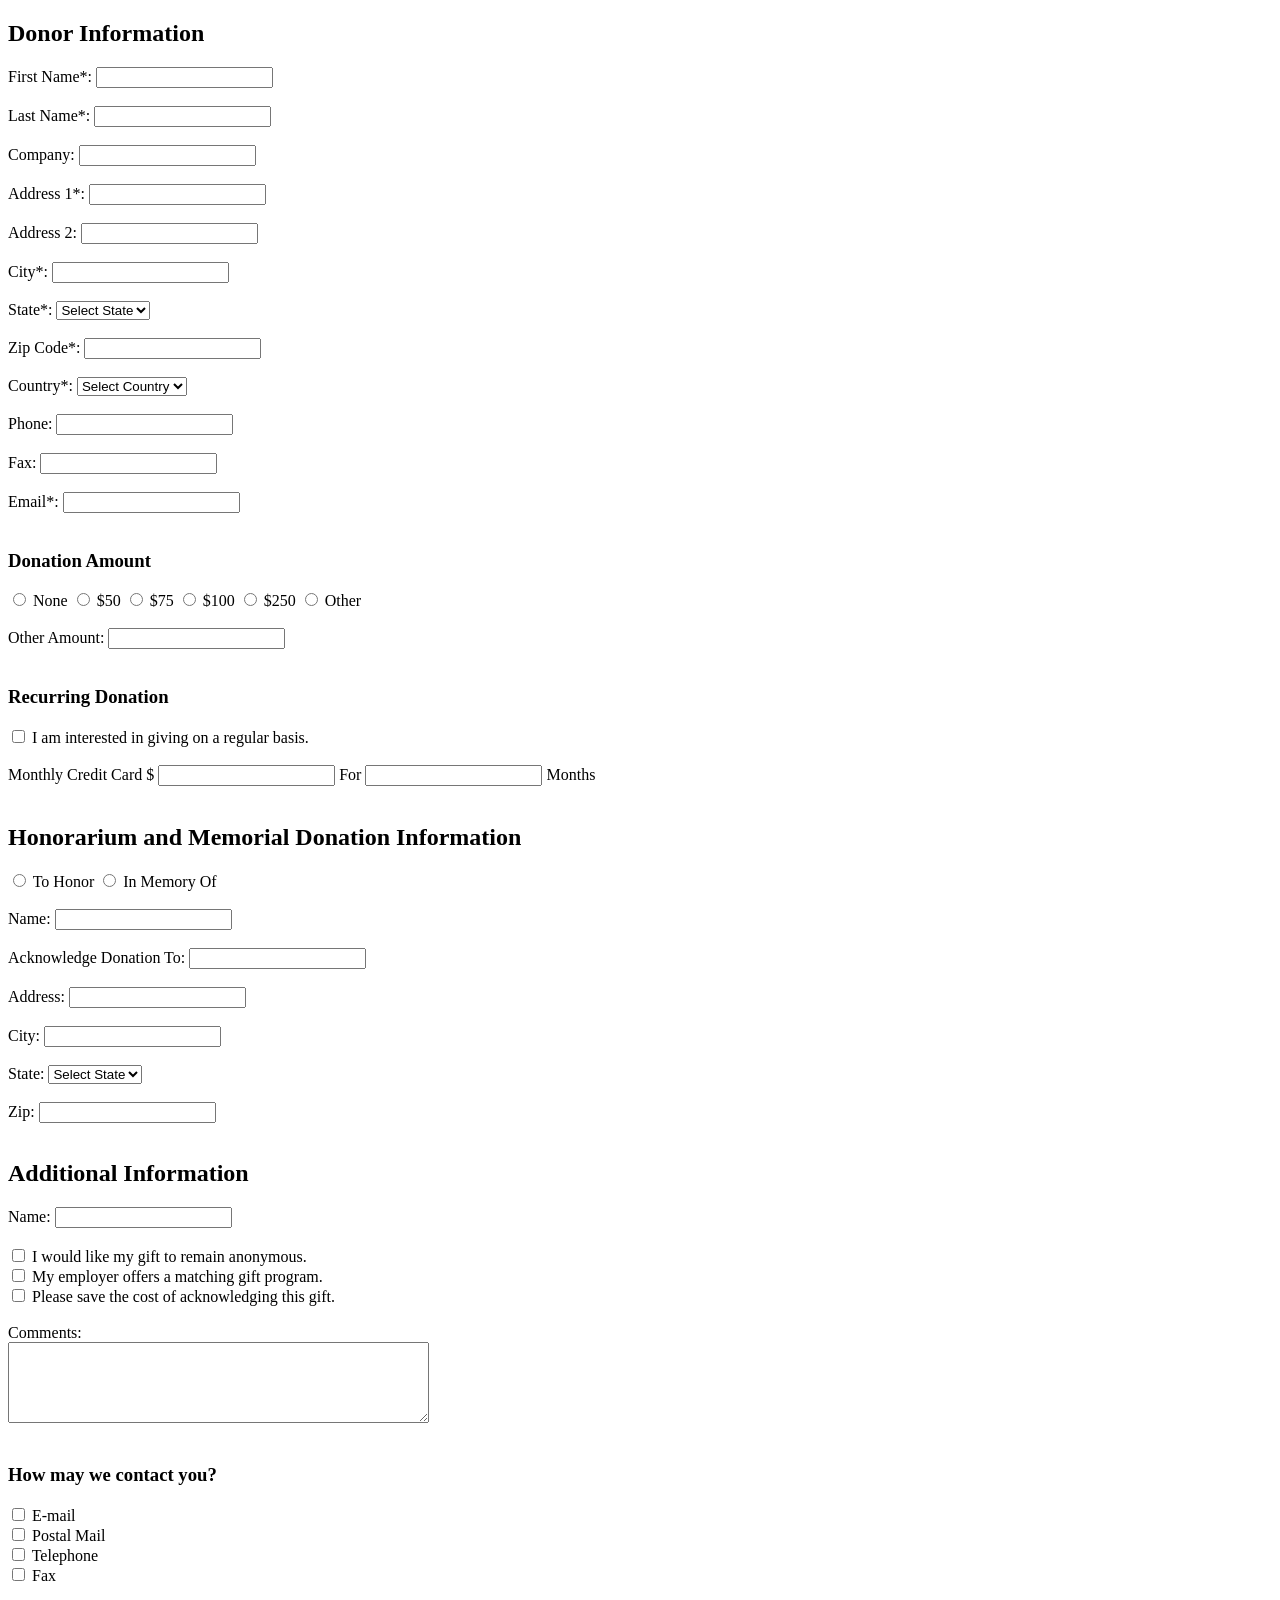
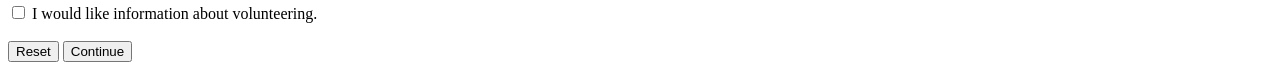
<file: from.html>
<!DOCTYPE html>
<html>
<head>
    <title>Donation Form</title>
</head>
<body>

<h2>Donor Information</h2>

<form>

    First Name*: <input type="text" required><br><br>

    Last Name*: <input type="text" required><br><br>

    Company: <input type="text"><br><br>

    Address 1*: <input type="text" required><br><br>

    Address 2: <input type="text"><br><br>

    City*: <input type="text" required><br><br>

    State*:
    <select required>
        <option>Select State</option>
        <option>Dhaka</option>
        <option>Chittagong</option>
        <option>Khulna</option>
    </select>
    <br><br>

    Zip Code*: <input type="text" required><br><br>

    Country*:
    <select required>
        <option>Select Country</option>
        <option>Bangladesh</option>
        <option>USA</option>
        <option>Canada</option>
    </select>
    <br><br>

    Phone: <input type="tel"><br><br>

    Fax: <input type="text"><br><br>

    Email*: <input type="email" required><br><br>

    <h3>Donation Amount</h3>

    <input type="radio" name="amount"> None
    <input type="radio" name="amount"> $50
    <input type="radio" name="amount"> $75
    <input type="radio" name="amount"> $100
    <input type="radio" name="amount"> $250
    <input type="radio" name="amount"> Other
    <br><br>

    Other Amount:
    <input type="number">
    <br><br>

    <h3>Recurring Donation</h3>

    <input type="checkbox">
    I am interested in giving on a regular basis.
    <br><br>

    Monthly Credit Card $
    <input type="number">

    For
    <input type="number">

    Months
    <br><br>

    <h2>Honorarium and Memorial Donation Information</h2>

    <input type="radio" name="donation_type">
    To Honor

    <input type="radio" name="donation_type">
    In Memory Of
    <br><br>

    Name:
    <input type="text">
    <br><br>

    Acknowledge Donation To:
    <input type="text">
    <br><br>

    Address:
    <input type="text">
    <br><br>

    City:
    <input type="text">
    <br><br>

    State:
    <select>
        <option>Select State</option>
        <option>Dhaka</option>
        <option>Chittagong</option>
    </select>
    <br><br>

    Zip:
    <input type="text">
    <br><br>

    <h2>Additional Information</h2>

    Name:
    <input type="text">
    <br><br>

    <input type="checkbox">
    I would like my gift to remain anonymous.
    <br>

    <input type="checkbox">
    My employer offers a matching gift program.
    <br>

    <input type="checkbox">
    Please save the cost of acknowledging this gift.
    <br><br>

    Comments:
    <br>
    <textarea rows="5" cols="50"></textarea>
    <br><br>

    <h3>How may we contact you?</h3>

    <input type="checkbox"> E-mail<br>
    <input type="checkbox"> Postal Mail<br>
    <input type="checkbox"> Telephone<br>
    <input type="checkbox"> Fax<br><br>

    <input type="checkbox">
    I would like information about volunteering.
    <br><br>

    <input type="reset" value="Reset">
    <input type="submit" value="Continue">

</form>

</body>
</html>
</file>
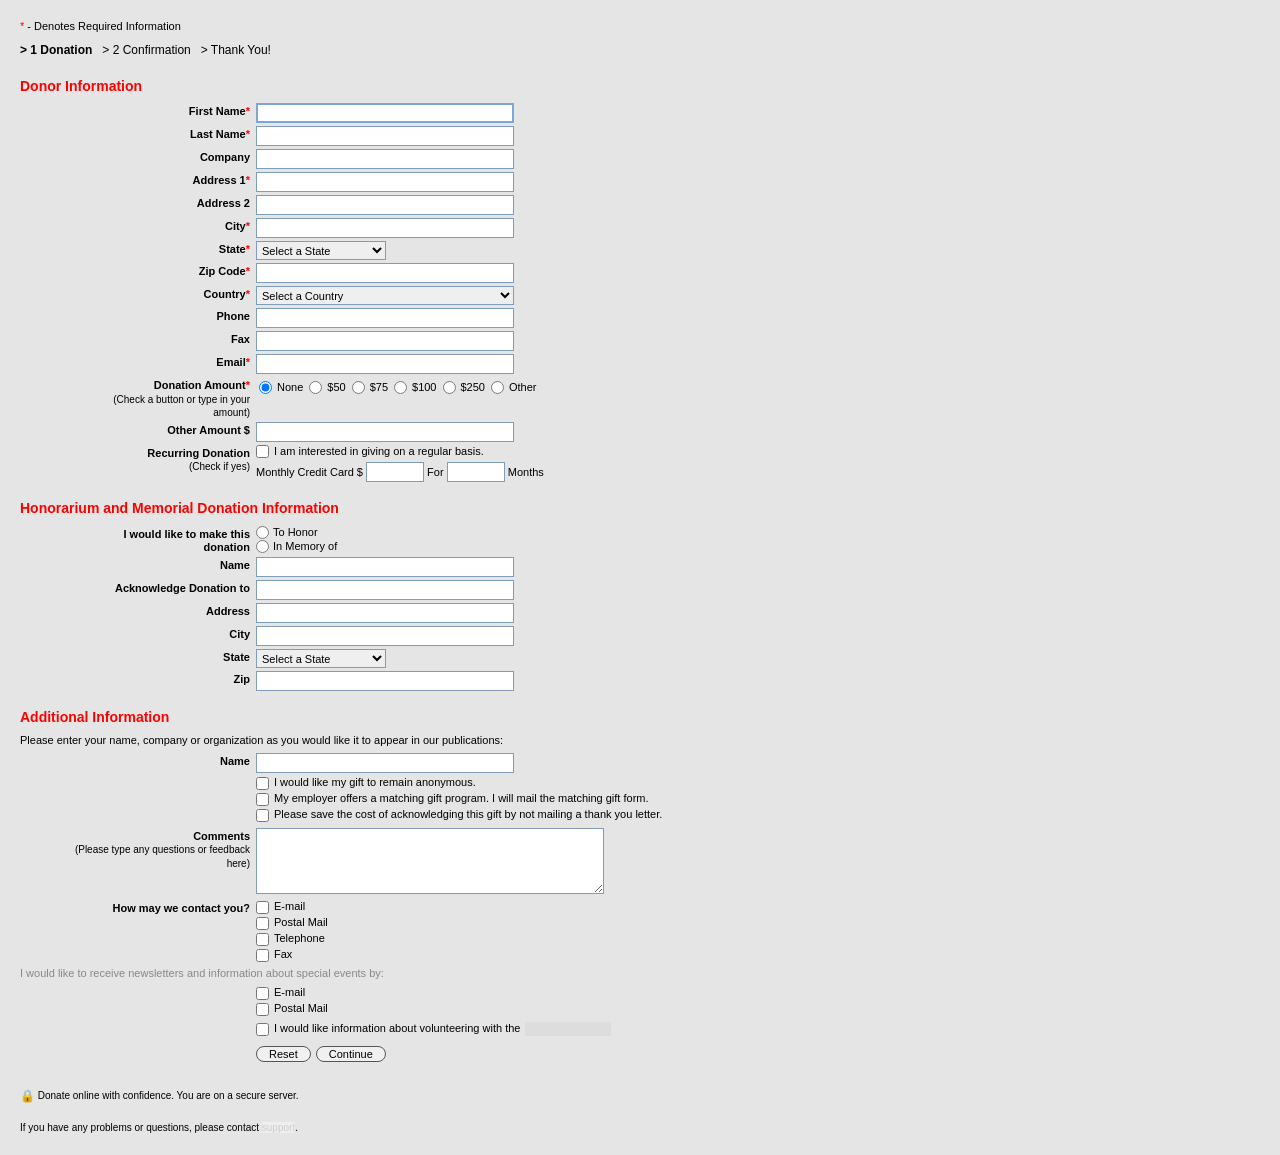
<file: lab/denotes_required_information.html>
<!DOCTYPE html>
<html lang="en">

<head>
    <meta charset="UTF-8">
    <meta name="viewport" content="width=device-width, initial-scale=1.0">
    <title>Vintage Donation Form</title>
    <style>
        body {
            font-family: Arial, Helvetica, sans-serif;
            font-size: 11px;
            background-color: #e5e5e5;
            color: #000;
            margin: 20px;
            line-height: 1.2;
        }

        .req {
            color: red;
        }

        .breadcrumb {
            margin: 10px 0 20px 0;
            font-size: 12px;
        }

        h2 {
            color: red;
            font-size: 14px;
            font-weight: bold;
            margin: 18px 0 8px 0;
            padding: 0;
        }

        .row {
            display: flex;
            margin-bottom: 2px;
            align-items: flex-start;
        }

        .label {
            width: 230px;
            text-align: right;
            font-weight: bold;
            padding-right: 6px;
            padding-top: 3px;
        }

        .label-sub {
            font-weight: normal;
            font-size: 10px;
            line-height: 1.1;
        }

        .field {
            flex: 1;
            display: flex;
            align-items: flex-start;
            flex-wrap: wrap;
            padding-top: 1px;
        }

        input[type="text"],
        select,
        textarea {
            font-family: Arial, sans-serif;
            font-size: 11px;
            border: 1px solid #7F9DB9;
            padding: 2px 3px;
            margin: 0;
        }

        input[type="text"] {
            width: 250px;
            height: 14px;
        }

        input[type="text"].focused {
            border: 2px solid #7ea6d9;
            padding: 1px 2px;
        }

        input[type="text"].short {
            width: 50px;
        }

        select {
            padding: 1px;
            height: 19px;
        }

        textarea {
            width: 340px;
            height: 60px;
        }

        .radio-group {
            display: flex;
            align-items: center;
            gap: 3px;
            height: 20px;
        }

        .radio-group input {
            margin: 0 2px 0 3px;
            vertical-align: middle;
        }

        .vertical-radios {
            display: flex;
            flex-direction: column;
            gap: 1px;
        }

        .vertical-radios label {
            display: flex;
            align-items: center;
        }

        .vertical-radios input {
            margin: 0 4px 0 0;
        }

        .checkbox-list {
            display: flex;
            flex-direction: column;
            gap: 2px;
        }

        .checkbox-list label {
            display: flex;
            align-items: flex-start;
        }

        .checkbox-list input {
            margin: 1px 5px 0 0;
        }

        .full-width {
            margin: 5px 0 5px 0;
        }

        .gray-text {
            color: #888;
        }

        .inline-flex {
            display: flex;
            align-items: center;
        }

        .buttons-container {
            padding-left: 236px;
            margin-top: 10px;
        }

        button {
            font-family: Arial, sans-serif;
            font-size: 11px;
            padding: 1px 12px;
            border-radius: 12px;
            border: 1px solid #555;
            background-color: #f0f0f0;
            cursor: pointer;
            margin-right: 2px;
        }

        .footer {
            margin-top: 25px;
            font-size: 10px;
            line-height: 1.5;
        }

        .lock-icon {
            font-size: 12px;
            vertical-align: middle;
        }
    </style>
</head>

<body>

    <div>
        <span class="req">*</span> - Denotes Required Information
    </div>

    <div class="breadcrumb">
        <b>> 1 Donation</b> &nbsp; > 2 Confirmation &nbsp; > Thank You!
    </div>

    <h2>Donor Information</h2>

    <div class="row">
        <div class="label">First Name<span class="req">*</span></div>
        <div class="field"><input type="text" class="focused" value="" /></div>
    </div>
    <div class="row">
        <div class="label">Last Name<span class="req">*</span></div>
        <div class="field"><input type="text" /></div>
    </div>
    <div class="row">
        <div class="label">Company</div>
        <div class="field"><input type="text" /></div>
    </div>
    <div class="row">
        <div class="label">Address 1<span class="req">*</span></div>
        <div class="field"><input type="text" /></div>
    </div>
    <div class="row">
        <div class="label">Address 2</div>
        <div class="field"><input type="text" /></div>
    </div>
    <div class="row">
        <div class="label">City<span class="req">*</span></div>
        <div class="field"><input type="text" /></div>
    </div>
    <div class="row">
        <div class="label">State<span class="req">*</span></div>
        <div class="field">
            <select style="width: 130px;">
                <option>Select a State</option>
            </select>
        </div>
    </div>
    <div class="row">
        <div class="label">Zip Code<span class="req">*</span></div>
        <div class="field"><input type="text" /></div>
    </div>
    <div class="row">
        <div class="label">Country<span class="req">*</span></div>
        <div class="field">
            <select style="width: 258px;">
                <option>Select a Country</option>
            </select>
        </div>
    </div>
    <div class="row">
        <div class="label">Phone</div>
        <div class="field"><input type="text" /></div>
    </div>
    <div class="row">
        <div class="label">Fax</div>
        <div class="field"><input type="text" /></div>
    </div>
    <div class="row">
        <div class="label">Email<span class="req">*</span></div>
        <div class="field"><input type="text" /></div>
    </div>

    <div class="row">
        <div class="label">
            Donation Amount<span class="req">*</span><br>
            <span class="label-sub">(Check a button or type in your<br>amount)</span>
        </div>
        <div class="field radio-group">
            <input type="radio" name="amt" checked> None
            <input type="radio" name="amt"> $50
            <input type="radio" name="amt"> $75
            <input type="radio" name="amt"> $100
            <input type="radio" name="amt"> $250
            <input type="radio" name="amt"> Other
        </div>
    </div>

    <div class="row">
        <div class="label">Other Amount $</div>
        <div class="field"><input type="text" /></div>
    </div>

    <div class="row">
        <div class="label">
            Recurring Donation<br>
            <span class="label-sub">(Check if yes)</span>
        </div>
        <div class="field" style="flex-direction: column; gap: 4px;">
            <div class="inline-flex">
                <input type="checkbox" style="margin: 0 5px 0 0;"> I am interested in giving on a regular basis.
            </div>
            <div>
                Monthly Credit Card $ <input type="text" class="short" /> For <input type="text" class="short" /> Months
            </div>
        </div>
    </div>


    <h2>Honorarium and Memorial Donation Information</h2>

    <div class="row">
        <div class="label">I would like to make this<br>donation</div>
        <div class="field vertical-radios">
            <label><input type="radio" name="honor"> To Honor</label>
            <label><input type="radio" name="honor"> In Memory of</label>
        </div>
    </div>
    <div class="row">
        <div class="label">Name</div>
        <div class="field"><input type="text" /></div>
    </div>
    <div class="row">
        <div class="label">Acknowledge Donation to</div>
        <div class="field"><input type="text" /></div>
    </div>
    <div class="row">
        <div class="label">Address</div>
        <div class="field"><input type="text" /></div>
    </div>
    <div class="row">
        <div class="label">City</div>
        <div class="field"><input type="text" /></div>
    </div>
    <div class="row">
        <div class="label">State</div>
        <div class="field">
            <select style="width: 130px;">
                <option>Select a State</option>
            </select>
        </div>
    </div>
    <div class="row">
        <div class="label">Zip</div>
        <div class="field"><input type="text" /></div>
    </div>


    <h2>Additional Information</h2>

    <div class="full-width">
        Please enter your name, company or organization as you would like it to appear in our publications:
    </div>

    <div class="row">
        <div class="label">Name</div>
        <div class="field"><input type="text" /></div>
    </div>

    <div class="row">
        <div class="label"></div>
        <div class="field checkbox-list">
            <label><input type="checkbox"> I would like my gift to remain anonymous.</label>
            <label><input type="checkbox"> My employer offers a matching gift program. I will mail the matching gift
                form.</label>
            <label><input type="checkbox"> Please save the cost of acknowledging this gift by not mailing a thank you
                letter.</label>
        </div>
    </div>

    <div class="row" style="margin-top: 5px;">
        <div class="label">
            Comments<br>
            <span class="label-sub">(Please type any questions or feedback<br>here)</span>
        </div>
        <div class="field"><textarea></textarea></div>
    </div>

    <div class="row" style="margin-top: 5px;">
        <div class="label">How may we contact you?</div>
        <div class="field checkbox-list">
            <label><input type="checkbox"> E-mail</label>
            <label><input type="checkbox"> Postal Mail</label>
            <label><input type="checkbox"> Telephone</label>
            <label><input type="checkbox"> Fax</label>
        </div>
    </div>

    <div class="full-width gray-text" style="margin-top: 5px;">
        I would like to receive newsletters and information about special events by:
    </div>

    <div class="row">
        <div class="label"></div>
        <div class="field checkbox-list">
            <label><input type="checkbox"> E-mail</label>
            <label><input type="checkbox"> Postal Mail</label>
        </div>
    </div>

    <div class="row" style="margin-top: 5px;">
        <div class="label"></div>
        <div class="field inline-flex">
            <input type="checkbox" style="margin: 0 5px 0 0;"> I would like information about volunteering with the
            <span style="background-color: #ddd; color: #ddd; margin-left: 5px;">[Redacted Name]</span>
        </div>
    </div>

    <div class="buttons-container">
        <button type="button">Reset</button>
        <button type="button">Continue</button>
    </div>

    <div class="footer">
        <span class="lock-icon">🔒</span> Donate online with confidence. You are on a secure server.<br><br>
        If you have any problems or questions, please contact <span
            style="color: #ccc; background-color: #eee;">support</span>.
    </div>

</body>

</html>
</file>
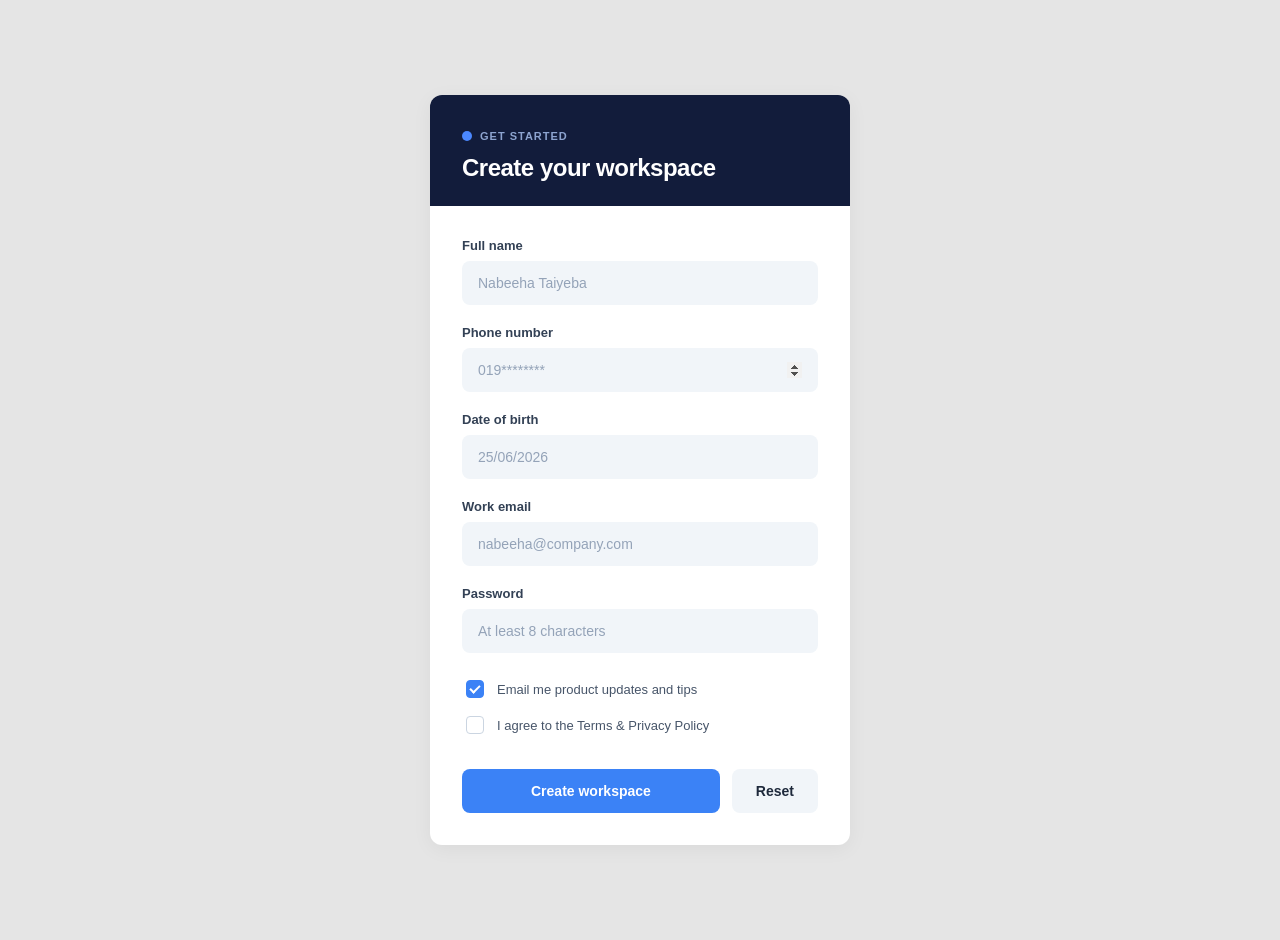
<file: lab/form-one.html>
<!DOCTYPE html>
<html lang="en">

<head>
    <meta charset="UTF-8">
    <meta name="viewport" content="width=device-width, initial-scale=1.0">
    <title>Create Your Workspace</title>
    <style>
        body {
            font-family: 'Inter', sans-serif;
            background-color: #e5e5e5;
            display: flex;
            justify-content: center;
            align-items: center;
            min-height: 100vh;
            margin: 0;
            padding: 20px;
        }

        .card {
            background-color: #ffffff;
            width: 100%;
            max-width: 420px;
            border-radius: 12px;
            overflow: hidden;
            box-shadow: 0 4px 20px rgba(0, 0, 0, 0.05);
        }

        .card-header {
            background-color: #121c3b;
            padding: 32px 32px 24px 32px;
        }

        .badge {
            display: inline-flex;
            align-items: center;
            color: #8da4d0;
            font-size: 11px;
            font-weight: 700;
            letter-spacing: 1px;
            margin-bottom: 12px;
        }

        .badge .dot {
            width: 10px;
            height: 10px;
            background-color: #4b88ff;
            border-radius: 50%;
            margin-right: 8px;
        }

        .card-header h1 {
            color: #ffffff;
            margin: 0;
            font-size: 24px;
            font-weight: 700;
            letter-spacing: -0.5px;
        }

        .card-body {
            padding: 32px;
            display: flex;
            flex-direction: column;
            gap: 20px;
        }

        .form-group {
            display: flex;
            flex-direction: column;
            gap: 8px;
        }

        .form-group label {
            font-size: 13px;
            font-weight: 600;
            color: #334155;
        }

        .form-group input {
            background-color: #f1f5f9;
            border: none;
            padding: 14px 16px;
            border-radius: 8px;
            font-size: 14px;
            color: #334155;
            font-family: 'Inter', sans-serif;
            transition: box-shadow 0.2s ease;
        }

        .form-group input::placeholder {
            color: #94a3b8;
        }

        .form-group input[type="date"] {
            color: #94a3b8;
        }

        .form-group input:focus {
            outline: none;
            box-shadow: 0 0 0 2px #4b88ff;
        }

        .date-input-placeholder {
            color: #83a5da !important;
        }

        .checkbox-group {
            display: flex;
            flex-direction: column;
            gap: 12px;
            margin-top: 4px;
            margin-bottom: 4px;
        }

        .checkbox-item {
            display: flex;
            align-items: center;
            gap: 10px;
            cursor: pointer;
        }

        .checkbox-item input[type="checkbox"] {
            appearance: none;
            -webkit-appearance: none;
            width: 18px;
            height: 18px;
            border: 1px solid #cbd5e1;
            border-radius: 4px;
            outline: none;
            cursor: pointer;
            position: relative;
            display: flex;
            align-items: center;
            justify-content: center;
        }

        .checkbox-item input[type="checkbox"]:checked {
            background-color: #3b82f6;
            border-color: #3b82f6;
        }

        .checkbox-item input[type="checkbox"]:checked::after {
            content: '';
            position: absolute;
            width: 4px;
            height: 8px;
            border: solid white;
            border-width: 0 2px 2px 0;
            transform: rotate(45deg);
            margin-bottom: 2px;
        }

        .checkbox-item span {
            font-size: 13px;
            color: #475569;
            font-weight: 500;
        }

        .actions {
            display: flex;
            gap: 12px;
            margin-top: 8px;
        }

        .btn {
            padding: 14px 16px;
            border: none;
            border-radius: 8px;
            font-size: 14px;
            font-weight: 600;
            cursor: pointer;
            font-family: 'Inter', sans-serif;
            transition: opacity 0.2s ease;
        }

        .btn:hover {
            opacity: 0.9;
        }

        .btn-primary {
            background-color: #3b82f6;
            color: #ffffff;
            flex: 1;
        }

        .btn-secondary {
            background-color: #f1f5f9;
            color: #1e293b;
            padding: 14px 24px;
        }

        input[type=number]::-webkit-inner-spin-button,
        input[type=number]::-webkit-outer-spin-button {
            opacity: 1;
        }
    </style>
</head>

<body>

    <div class="card">
        <div class="card-header">
            <div class="badge">
                <span class="dot"></span> GET STARTED
            </div>
            <h1>Create your workspace</h1>
        </div>

        <div class="card-body">
            <div class="form-group">
                <label for="fullName">Full name</label>
                <input type="text" id="fullName" placeholder="Nabeeha Taiyeba">
            </div>

            <div class="form-group">
                <label for="phone">Phone number</label>
                <input type="number" id="phone" placeholder="019********">
            </div>

            <div class="form-group">
                <label for="dob">Date of birth</label>
                <input type="text" id="dob" class="date-input-placeholder" placeholder="25/06/2026">
            </div>

            <div class="form-group">
                <label for="email">Work email</label>
                <input type="email" id="email" placeholder="nabeeha@company.com">
            </div>

            <div class="form-group">
                <label for="password">Password</label>
                <input type="password" id="password" placeholder="At least 8 characters">
            </div>

            <div class="checkbox-group">
                <label class="checkbox-item">
                    <input type="checkbox" checked>
                    <span>Email me product updates and tips</span>
                </label>

                <label class="checkbox-item">
                    <input type="checkbox">
                    <span>I agree to the Terms & Privacy Policy</span>
                </label>
            </div>

            <div class="actions">
                <button type="button" class="btn btn-primary">Create workspace</button>
                <button type="button" class="btn btn-secondary">Reset</button>
            </div>
        </div>
    </div>

</body>

</html>
</file>
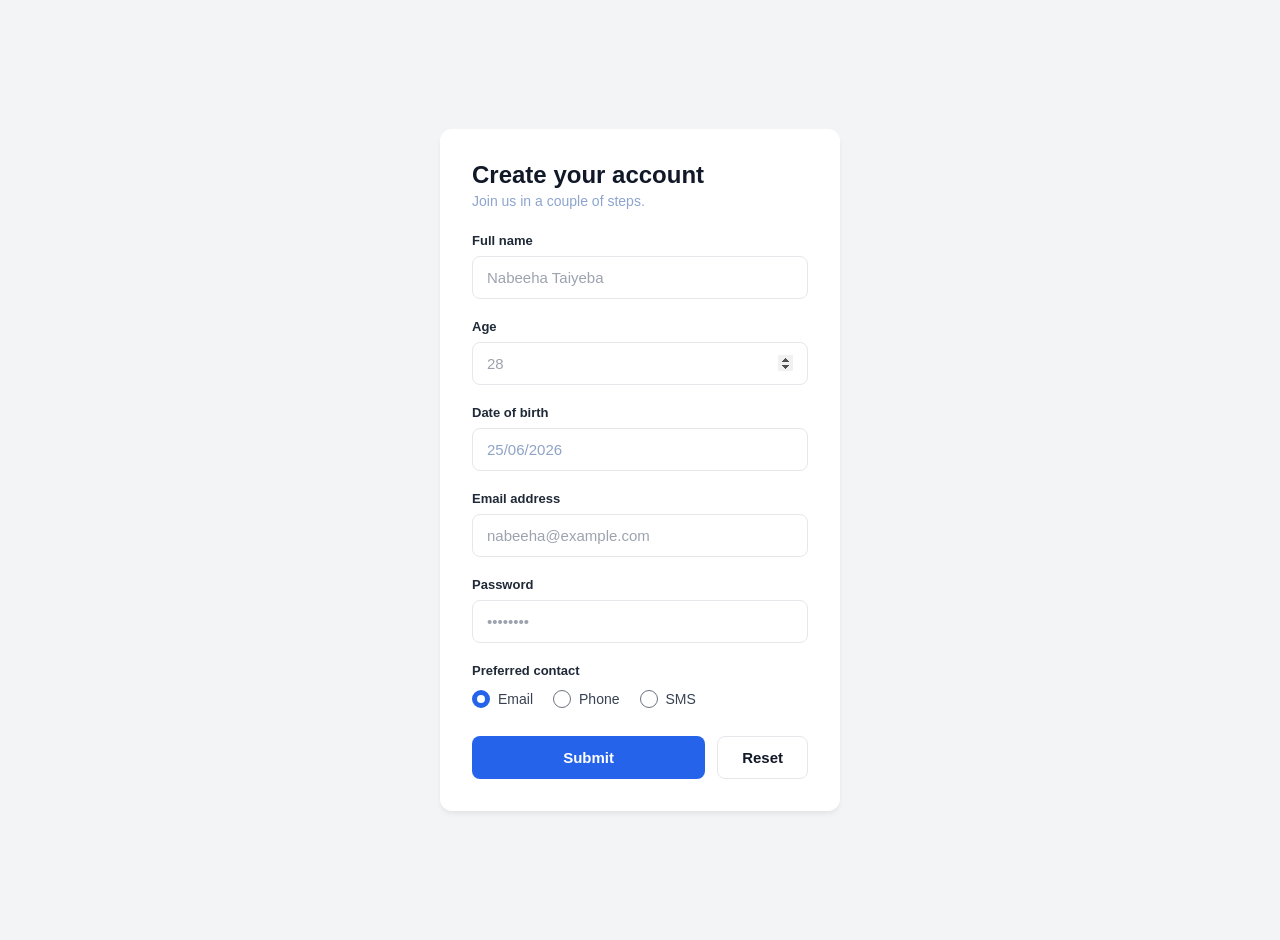
<file: lab/form-three.html>
<!DOCTYPE html>
<html lang="en">

<head>
    <meta charset="UTF-8">
    <meta name="viewport" content="width=device-width, initial-scale=1.0">
    <title>Create Your Account</title>
    <style>
        body {
            font-family: 'Inter', sans-serif;
            background-color: #f3f4f6;
            display: flex;
            justify-content: center;
            align-items: center;
            min-height: 100vh;
            margin: 0;
            padding: 20px;
        }

        .card {
            background-color: #ffffff;
            width: 100%;
            max-width: 400px;
            padding: 32px;
            border-radius: 12px;
            box-shadow: 0 4px 6px -1px rgba(0, 0, 0, 0.05), 0 2px 4px -1px rgba(0, 0, 0, 0.03);
            box-sizing: border-box;
        }

        .header {
            margin-bottom: 24px;
        }

        .header h1 {
            font-size: 24px;
            font-weight: 700;
            color: #111827;
            margin: 0 0 4px 0;
        }

        .header p {
            font-size: 14px;
            color: #8da4d0;
            margin: 0;
        }

        .form-group {
            display: flex;
            flex-direction: column;
            gap: 8px;
            margin-bottom: 20px;
        }

        .form-group label {
            font-size: 13px;
            font-weight: 600;
            color: #1f2937;
        }

        .form-group input:not([type="radio"]) {
            width: 100%;
            padding: 12px 14px;
            border: 1px solid #e5e7eb;
            border-radius: 8px;
            font-family: 'Inter', sans-serif;
            font-size: 15px;
            color: #111827;
            box-sizing: border-box;
            transition: border-color 0.2s ease, box-shadow 0.2s ease;
        }

        .form-group input:not([type="radio"]):focus {
            outline: none;
            border-color: #2563eb;
            box-shadow: 0 0 0 3px rgba(37, 99, 235, 0.1);
        }

        .form-group input::placeholder {
            color: #9ca3af;
        }

        .date-input::placeholder {
            color: #8fa3c7 !important;
        }

        .date-input {
            color: #8fa3c7 !important;
        }

        input[type="number"]::-webkit-outer-spin-button,
        input[type="number"]::-webkit-inner-spin-button {
            opacity: 1;
        }

        .radio-group-container {
            margin-bottom: 28px;
        }

        .radio-group-label {
            font-size: 13px;
            font-weight: 600;
            color: #1f2937;
            margin-bottom: 12px;
            display: block;
        }

        .radio-options {
            display: flex;
            gap: 20px;
        }

        .radio-item {
            display: flex;
            align-items: center;
            gap: 8px;
            cursor: pointer;
        }

        .radio-item input[type="radio"] {
            appearance: none;
            -webkit-appearance: none;
            width: 18px;
            height: 18px;
            border: 1px solid #6b7280;
            border-radius: 50%;
            outline: none;
            cursor: pointer;
            display: flex;
            align-items: center;
            justify-content: center;
            margin: 0;
        }

        .radio-item input[type="radio"]:checked {
            border-color: #2563eb;
            border-width: 5px;
        }

        .radio-item span {
            font-size: 14px;
            color: #374151;
        }

        .actions {
            display: flex;
            gap: 12px;
        }

        .btn {
            padding: 12px 16px;
            font-family: 'Inter', sans-serif;
            font-size: 15px;
            font-weight: 600;
            border-radius: 8px;
            cursor: pointer;
            text-align: center;
            transition: background-color 0.2s ease;
        }

        .btn-submit {
            flex: 1;
            background-color: #2563eb;
            color: #ffffff;
            border: none;
        }

        .btn-submit:hover {
            background-color: #1d4ed8;
        }

        .btn-reset {
            background-color: #ffffff;
            color: #111827;
            border: 1px solid #e5e7eb;
            padding: 12px 24px;
        }

        .btn-reset:hover {
            background-color: #f9fafb;
        }
    </style>
</head>

<body>

    <div class="card">
        <div class="header">
            <h1>Create your account</h1>
            <p>Join us in a couple of steps.</p>
        </div>

        <form>
            <div class="form-group">
                <label for="fullName">Full name</label>
                <input type="text" id="fullName" placeholder="Nabeeha Taiyeba">
            </div>

            <div class="form-group">
                <label for="age">Age</label>
                <input type="number" id="age" placeholder="28">
            </div>

            <div class="form-group">
                <label for="dob">Date of birth</label>
                <input type="text" id="dob" class="date-input" placeholder="25/06/2026">
            </div>

            <div class="form-group">
                <label for="email">Email address</label>
                <input type="email" id="email" placeholder="nabeeha@example.com">
            </div>

            <div class="form-group">
                <label for="password">Password</label>
                <input type="password" id="password" placeholder="••••••••">
            </div>

            <div class="radio-group-container">
                <span class="radio-group-label">Preferred contact</span>
                <div class="radio-options">
                    <label class="radio-item">
                        <input type="radio" name="contact" value="email" checked>
                        <span>Email</span>
                    </label>
                    <label class="radio-item">
                        <input type="radio" name="contact" value="phone">
                        <span>Phone</span>
                    </label>
                    <label class="radio-item">
                        <input type="radio" name="contact" value="sms">
                        <span>SMS</span>
                    </label>
                </div>
            </div>

            <div class="actions">
                <button type="button" class="btn btn-submit">Submit</button>
                <button type="reset" class="btn btn-reset">Reset</button>
            </div>
        </form>
    </div>

</body>

</html>
</file>
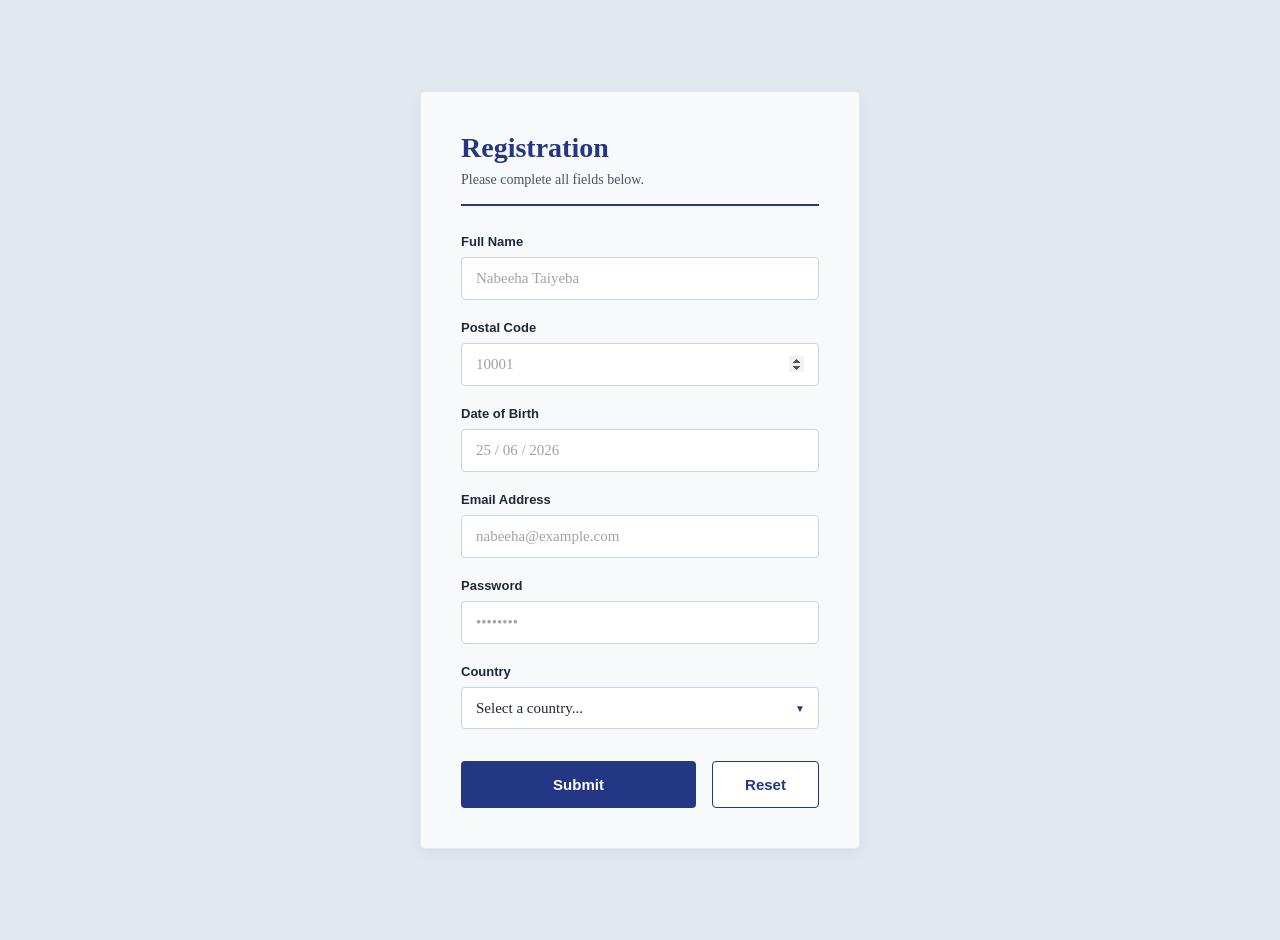
<file: lab/form-two.html>
<!DOCTYPE html>
<html lang="en">

<head>
    <meta charset="UTF-8">
    <meta name="viewport" content="width=device-width, initial-scale=1.0">
    <title>Registration Form</title>
    <style>
        :root {
            --primary-blue: #233784;
            --bg-color: #f8f9fa;
            --border-color: #cbd5e1;
            --text-dark: #1e293b;
            --placeholder-gray: #a1a1aa;
            --placeholder-blue: #8ba3cc;
        }

        body {
            background-color: #e2e8f0;
            display: flex;
            justify-content: center;
            align-items: center;
            min-height: 100vh;
            margin: 0;
            padding: 20px;
        }

        .form-card {
            background-color: var(--bg-color);
            width: 100%;
            max-width: 440px;
            padding: 40px;
            border: 1px solid #e2e8f0;
            border-radius: 4px;
            box-shadow: 0 4px 12px rgba(0, 0, 0, 0.05);
            box-sizing: border-box;
        }

        .header h1 {
            font-family: 'Merriweather', serif;
            color: var(--primary-blue);
            font-size: 28px;
            font-weight: 700;
            margin: 0 0 8px 0;
        }

        .header p {
            font-family: 'Merriweather', serif;
            color: #475569;
            font-size: 14px;
            margin: 0 0 16px 0;
        }

        .divider {
            height: 2px;
            background-color: var(--primary-blue);
            width: 100%;
            margin-bottom: 28px;
        }

        .form-group {
            display: flex;
            flex-direction: column;
            gap: 8px;
            margin-bottom: 20px;
        }

        .form-group label {
            font-family: 'Inter', sans-serif;
            font-size: 13px;
            font-weight: 700;
            color: var(--text-dark);
        }

        .form-group input,
        .form-group select {
            width: 100%;
            padding: 12px 14px;
            border: 1px solid var(--border-color);
            border-radius: 4px;
            background-color: #ffffff;
            font-family: 'Merriweather', serif;
            font-size: 15px;
            color: #333333;
            box-sizing: border-box;
            transition: border-color 0.2s ease;
        }

        .form-group input:focus,
        .form-group select:focus {
            outline: none;
            border-color: var(--primary-blue);
        }

        .form-group input::placeholder {
            color: var(--placeholder-gray);
        }

        .date-input::placeholder {
            color: var(--placeholder-blue);
        }

        .date-input {
            color: var(--placeholder-blue) !important;
        }

        .select-wrapper {
            position: relative;
        }

        .form-group select {
            appearance: none;
            -webkit-appearance: none;
            cursor: pointer;
            color: var(--text-dark);
        }

        .select-wrapper::after {
            content: '▼';
            font-family: 'Inter', sans-serif;
            font-size: 10px;
            color: var(--primary-blue);
            position: absolute;
            right: 14px;
            top: 50%;
            transform: translateY(-50%);
            pointer-events: none;
        }

        input[type="number"]::-webkit-outer-spin-button,
        input[type="number"]::-webkit-inner-spin-button {
            -webkit-appearance: inner-spin-button;
            opacity: 1;
        }

        .actions {
            display: flex;
            gap: 16px;
            margin-top: 32px;
        }

        .btn {
            padding: 14px 20px;
            font-family: 'Inter', sans-serif;
            font-size: 15px;
            font-weight: 700;
            border-radius: 4px;
            cursor: pointer;
            text-align: center;
            transition: opacity 0.2s ease;
        }

        .btn:hover {
            opacity: 0.9;
        }

        .btn-submit {
            flex: 3;
            background-color: var(--primary-blue);
            color: #ffffff;
            border: none;
        }

        .btn-reset {
            flex: 1;
            background-color: #ffffff;
            color: var(--primary-blue);
            border: 1px solid var(--primary-blue);
        }
    </style>
</head>

<body>

    <div class="form-card">
        <div class="header">
            <h1>Registration</h1>
            <p>Please complete all fields below.</p>
        </div>

        <div class="divider"></div>

        <form>
            <div class="form-group">
                <label for="fullName">Full Name</label>
                <input type="text" id="fullName" placeholder="Nabeeha Taiyeba">
            </div>

            <div class="form-group">
                <label for="postalCode">Postal Code</label>
                <input type="number" id="postalCode" placeholder="10001">
            </div>

            <div class="form-group">
                <label for="dob">Date of Birth</label>
                <input type="text" id="dob" class="date-input" placeholder="25 / 06 / 2026">
            </div>

            <div class="form-group">
                <label for="email">Email Address</label>
                <input type="email" id="email" placeholder="nabeeha@example.com">
            </div>

            <div class="form-group">
                <label for="password">Password</label>
                <input type="password" id="password" placeholder="••••••••">
            </div>

            <div class="form-group">
                <label for="country">Country</label>
                <div class="select-wrapper">
                    <select id="country">
                        <option value="" disabled selected hidden>Select a country...</option>
                        <option value="bd">Bangladesh</option>
                        <option value="us">United States</option>
                        <option value="uk">United Kingdom</option>
                        <option value="ca">Canada</option>
                        <option value="au">Australia</option>
                    </select>
                </div>
            </div>

            <div class="actions">
                <button type="submit" class="btn btn-submit">Submit</button>
                <button type="reset" class="btn btn-reset">Reset</button>
            </div>
        </form>
    </div>

</body>

</html>
</file>
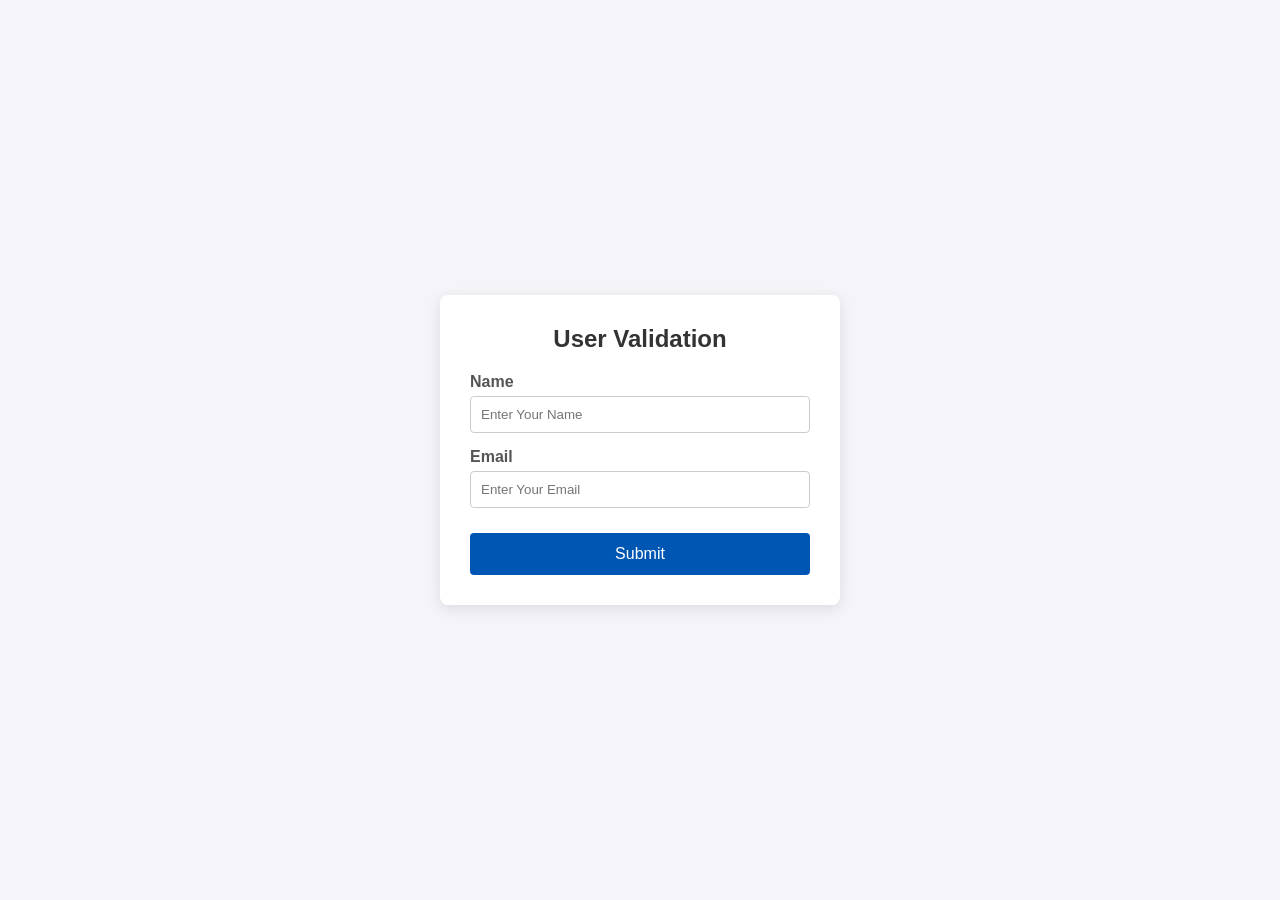
<file: lab/Lt-5.html>
<!DOCTYPE html>
<html lang="en">

<head>
    <meta charset="UTF-8">
    <meta name="viewport" content="width=device-width, initial-scale=1.0">
    <title>Lab Task 05: Form Validation</title>
    <style>
        body {
            font-family: Arial, sans-serif;
            background-color: #f4f4f9;
            margin: 0;
            /* Flexbox to center the container */
            display: flex;
            justify-content: center;
            align-items: center;
            min-height: 100vh;
        }

        .form-container {
            background: #ffffff;
            padding: 30px;
            border-radius: 8px;
            box-shadow: 0 4px 15px rgba(0, 0, 0, 0.1);
            width: 100%;
            max-width: 400px;
            box-sizing: border-box;
        }

        h2 {
            margin-top: 0;
            text-align: center;
            color: #333;
        }

        .form-group {
            margin-bottom: 15px;
        }

        label {
            display: block;
            margin-bottom: 5px;
            font-weight: bold;
            color: #555;
        }

        input[type="text"],
        input[type="email"] {
            width: 100%;
            padding: 10px;
            border: 1px solid #ccc;
            border-radius: 4px;
            box-sizing: border-box;
        }

        button {
            background-color: #0056b3;
            color: white;
            padding: 12px 15px;
            border: none;
            border-radius: 4px;
            cursor: pointer;
            width: 100%;
            font-size: 16px;
            margin-top: 10px;
        }

        button:hover {
            background-color: #004494;
        }
    </style>
</head>

<body>

    <div class="form-container">
        <h2>User Validation</h2>
        <form id="validationForm" onsubmit="return validateForm()">

            <div class="form-group">
                <label for="name">Name</label>
                <input type="text" id="name" placeholder="Enter Your Name">
            </div>

            <div class="form-group">
                <label for="email">Email</label>
                <input type="email" id="email" placeholder="Enter Your Email">
            </div>

            <button type="submit">Submit</button>
        </form>
    </div>

    <script>
        function validateForm() {
            let nameValue = document.getElementById("name").value;
            let emailValue = document.getElementById("email").value;

            if (nameValue.trim() === "") {
                alert("Validation Failed: Please enter your name.");
                return false;
            }

            if (emailValue.trim() === "") {
                alert("Validation Failed: Please enter your email address.");
                return false;
            }

            if (!emailValue.includes("@") || !emailValue.includes(".")) {
                alert("Validation Failed: Please enter a valid email address.");
                return false;
            }

            alert("Success! Form is valid and ready to be submitted.");
            return true;
        }
    </script>
</body>

</html>
</file>
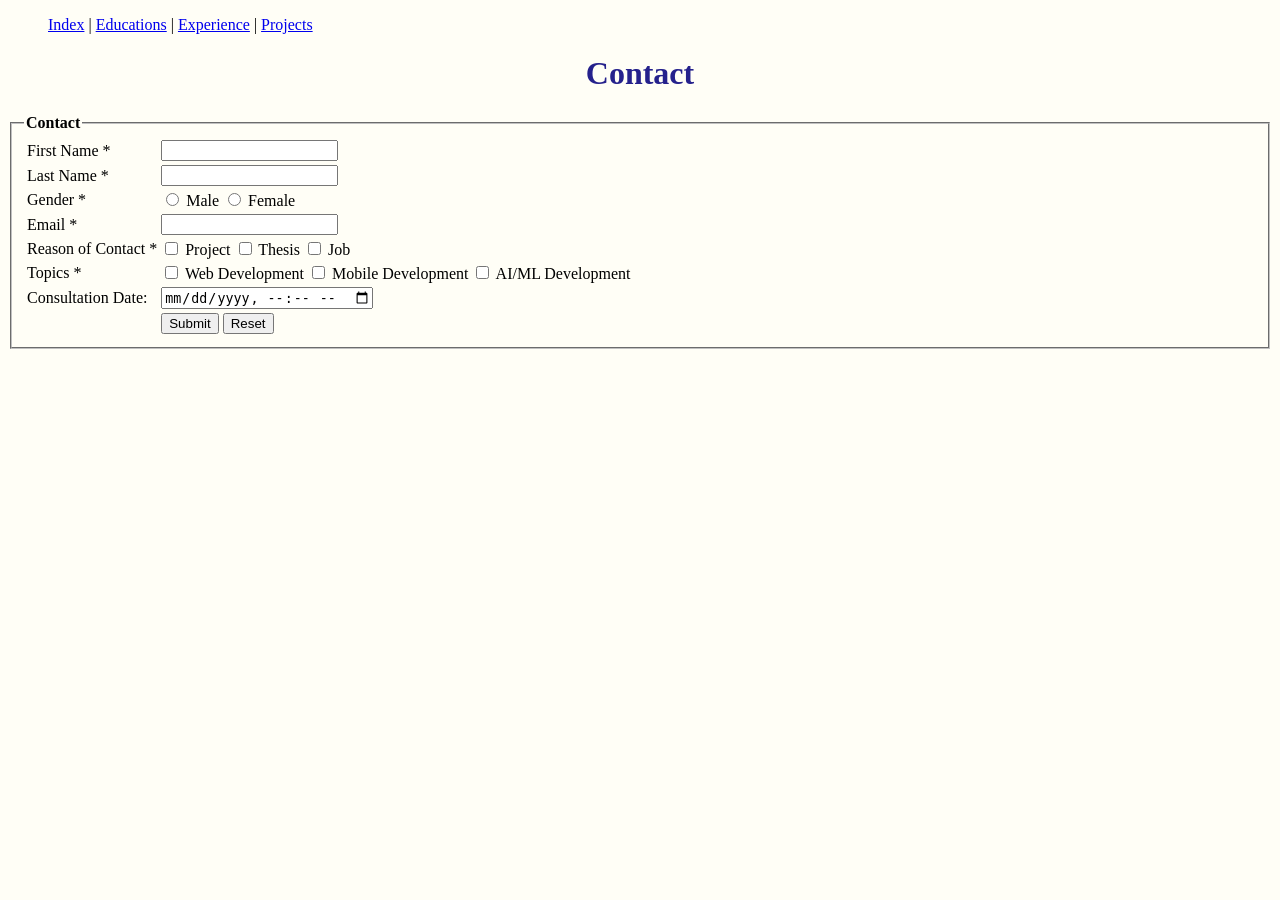
<file: lab/portfolio/html/contact.html>
<!DOCTYPE html>
<html lang="en">

<head>
    <meta charset="UTF-8">
    <title>Contact</title>
    <link rel="stylesheet" type="text/css" href="../css/contact.css">
</head>

<body>
    <header>
        <nav>
            <ul>
                <a href="../index.html">Index</a> |
                <a href="educations.html">Educations</a> |
                <a href="experience.html">Experience</a> |
                <a href="projects.html">Projects</a>
            </ul>
        </nav>
    </header>

    <h1>Contact</h1>

    <form method="post" action="#">
        <fieldset>
            <legend><strong>Contact</strong></legend>
            <table>

                <tr>
                    <td>First Name <span class="required">*</span></td>
                    <td>
                        <input type="text" name="firstname">
                        <span class="error"></span>
                    </td>
                </tr>

                <tr>
                    <td>Last Name <span class="required">*</span></td>
                    <td>
                        <input type="text" name="lastname">
                        <span class="error"></span>
                    </td>
                </tr>

                <tr>
                    <td><label>Gender <span class="required">*</span></label></td>
                    <td>
                        <input type="radio" name="gender" value="male"> Male
                        <input type="radio" name="gender" value="female"> Female
                        <span class="error"></span>
                    </td>
                </tr>

                <tr>
                    <td>Email <span class="required">*</span></td>
                    <td>
                        <input type="text" name="email">
                        <span class="error"></span>
                    </td>
                </tr>

                <tr>
                    <td><label>Reason of Contact <span class="required">*</span></label></td>
                    <td>
                        <input type="checkbox" name="reason[]" value="Projects"> Project
                        <input type="checkbox" name="reason[]" value="Thesis"> Thesis
                        <input type="checkbox" name="reason[]" value="Job"> Job
                        <span class="error"></span>
                    </td>
                </tr>

                <tr>
                    <td><label>Topics <span class="required">*</span></label></td>
                    <td>
                        <input type="checkbox" name="topic[]" value="Web Development"> Web Development
                        <input type="checkbox" name="topic[]" value="Mobile Development"> Mobile Development
                        <input type="checkbox" name="topic[]" value="AI/ML Development"> AI/ML Development
                        <span class="error"></span>
                    </td>
                </tr>

                <tr>
                    <td><label for="consultation">Consultation Date:</label></td>
                    <td>
                        <input type="datetime-local" id="consultation" name="consultation" required>
                    </td>
                </tr>

                <tr>
                    <td></td>
                    <td>
                        <input type="submit" value="Submit">
                        <input type="reset" value="Reset">
                    </td>
                </tr>

            </table>
        </fieldset>
    </form>

</body>

</html>
</file>
<file: lab/portfolio/css/contact.css>
* {
    text-align: left;
}

body {
    background-color: #FFFEF6;
}

h1 {
    color: #25218C;
    text-align: center;
}
</file>
